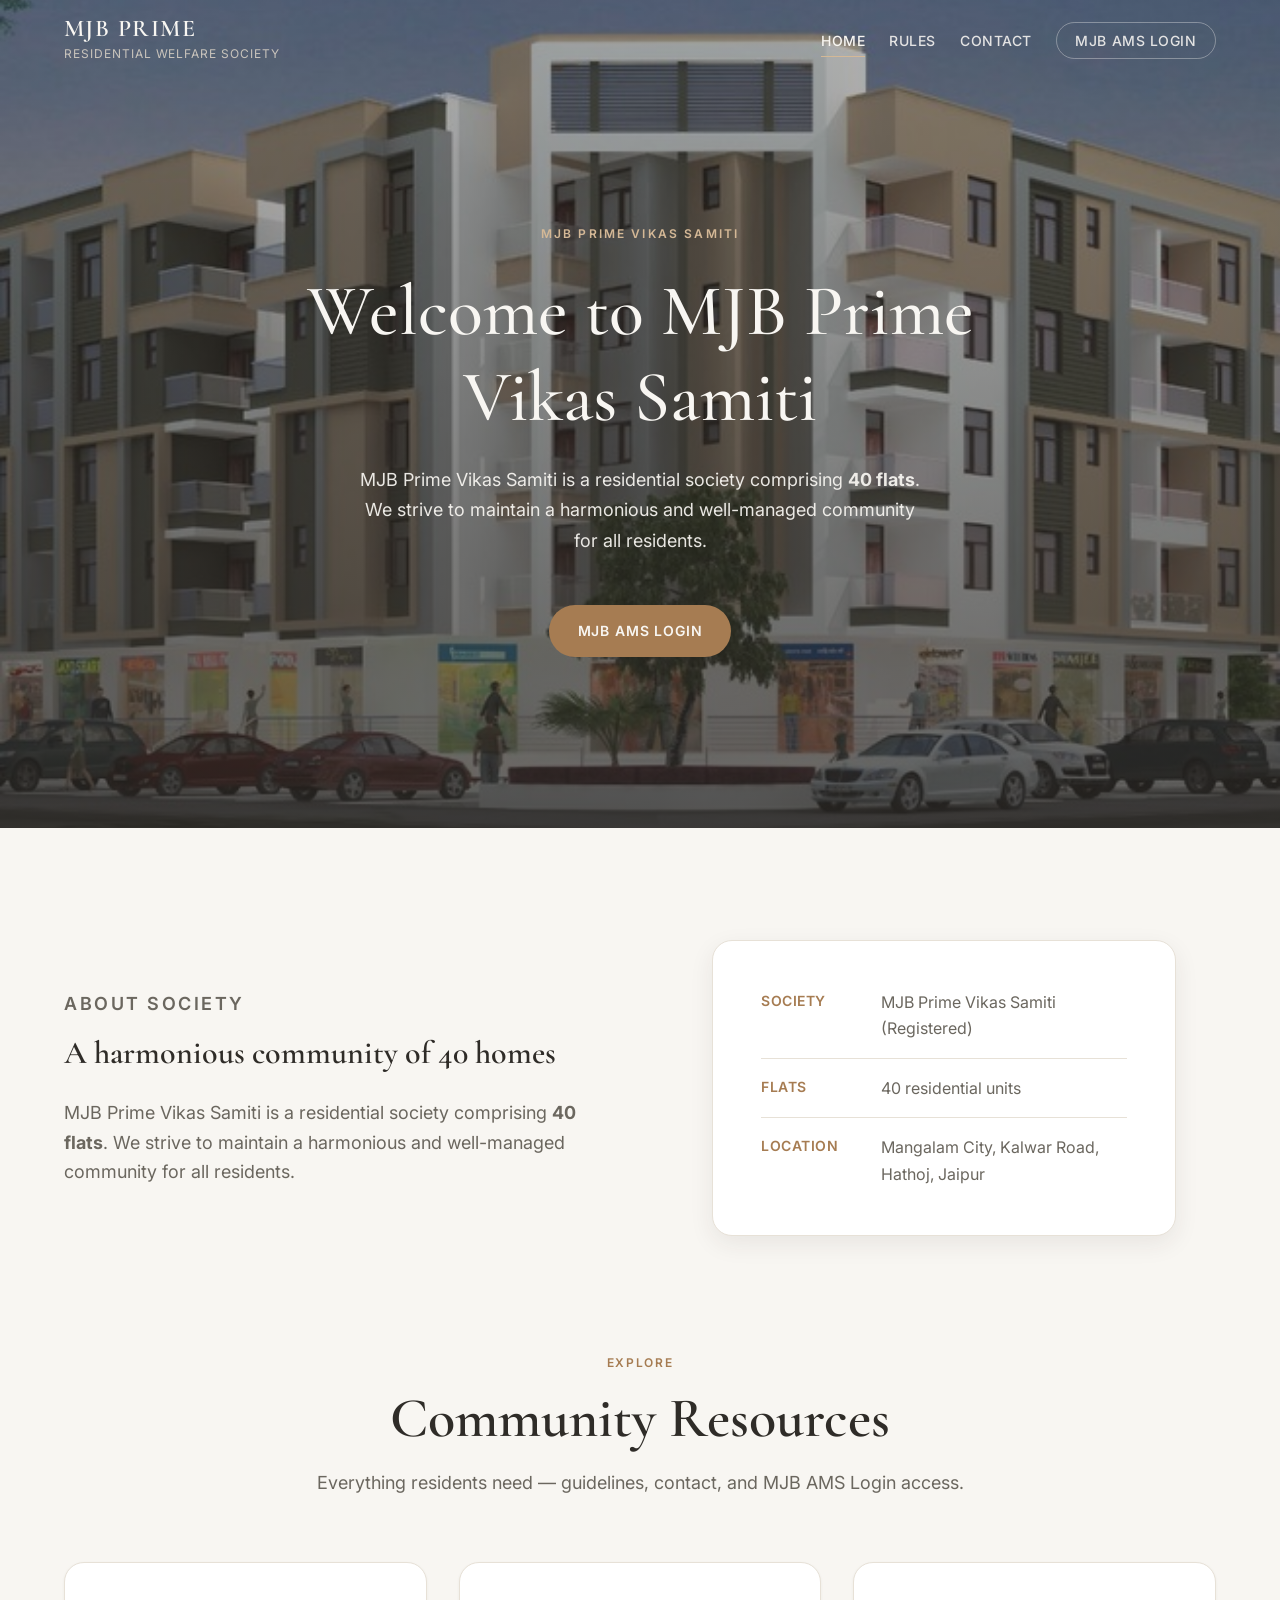
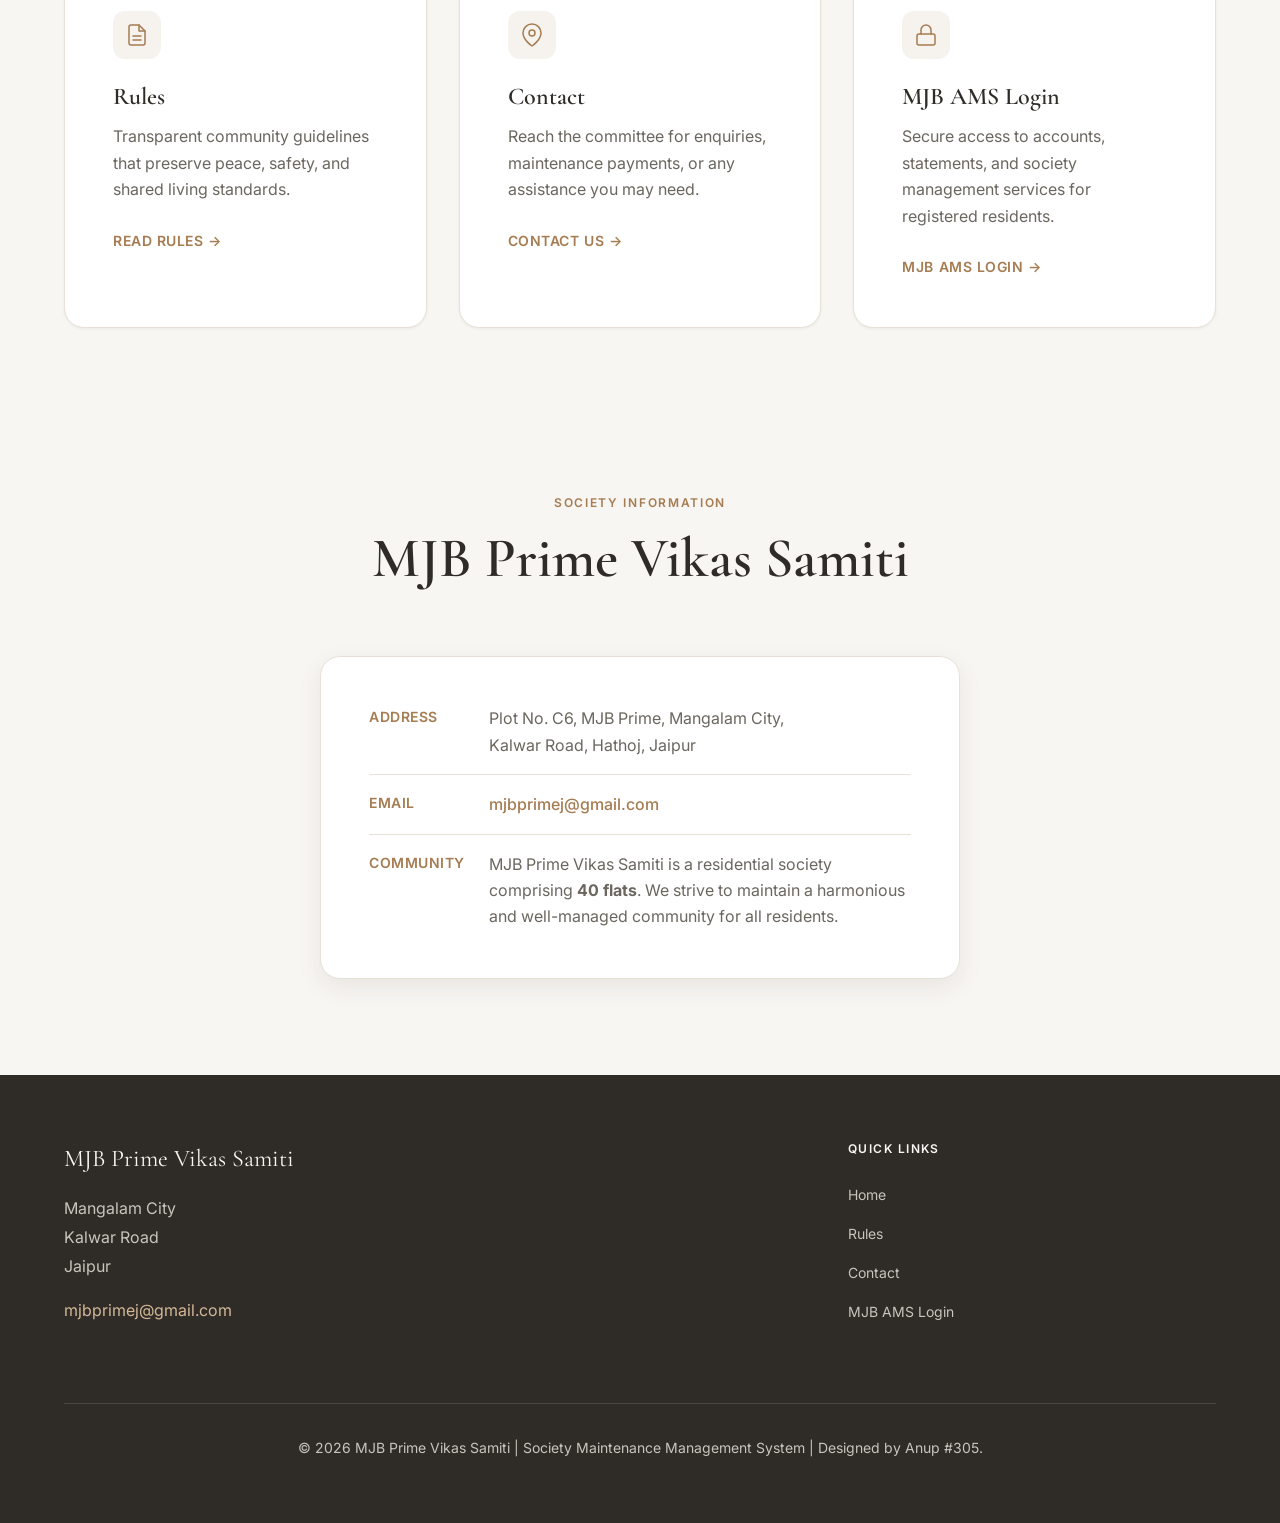
<file: index.html>
<!DOCTYPE html>
<html lang="en">
<head>
  <meta charset="UTF-8">
  <meta name="viewport" content="width=device-width, initial-scale=1.0">
  <title>MJB Prime - Society Maintenance Management System</title>
  <meta name="description" content="MJB Prime is a complete society maintenance management system for apartment communities. Manage maintenance bills, water readings, payments, accounts, invoices and reports online.">
  <meta name="author" content="MJB Prime Vikas Samiti">
  <link rel="canonical" href="https://mjbprime.in/">

  <!-- Open Graph -->
  <meta property="og:type" content="website">
  <meta property="og:title" content="MJB Prime - Society Maintenance Management System">
  <meta property="og:description" content="MJB Prime is a complete society maintenance management system for apartment communities. Manage maintenance bills, water readings, payments, accounts, invoices and reports online.">
  <meta property="og:url" content="https://mjbprime.in/">
  <meta property="og:image" content="https://mjbprime.in/images/mjb.gif">
  <meta property="og:locale" content="hi_IN">

  <link rel="icon" href="favicon.ico" sizes="any">
  <link rel="icon" href="images/favicon.svg" type="image/svg+xml">
  <link rel="apple-touch-icon" href="apple-touch-icon.png">

  <script type="application/ld+json">
  {
    "@context": "https://schema.org",
    "@type": "SoftwareApplication",
    "name": "MJB Prime",
    "url": "https://mjbprime.in",
    "applicationCategory": "BusinessApplication",
    "operatingSystem": "Web"
  }
  </script>
  <link rel="preconnect" href="https://fonts.googleapis.com">
  <link rel="preconnect" href="https://fonts.gstatic.com" crossorigin>
  <link href="https://fonts.googleapis.com/css2?family=Cormorant+Garamond:wght@500;600;700&family=Inter:wght@400;500;600&display=swap" rel="stylesheet">
  <link rel="stylesheet" href="css/styles.css">
</head>
<body>

  <a class="skip-link" href="#main-content">Skip to main content</a>

  <header class="site-header" role="banner">
    <div class="site-header__inner">
      <a class="site-header__brand" href="index.html" aria-label="MJB Prime — Home">
        <span class="site-header__title">MJB PRIME</span>
        <span class="site-header__tagline">Residential Welfare Society</span>
      </a>

      <nav class="site-nav" aria-label="Primary navigation">
        <button class="site-nav__toggle" type="button" aria-expanded="false" aria-controls="primary-nav" aria-label="Toggle navigation menu">
          <span class="site-nav__toggle-bar" aria-hidden="true"></span>
          <span class="site-nav__toggle-bar" aria-hidden="true"></span>
          <span class="site-nav__toggle-bar" aria-hidden="true"></span>
        </button>
        <ul class="site-nav__list" id="primary-nav">
          <li><a class="site-nav__link" href="index.html" data-nav>Home</a></li>
          <li><a class="site-nav__link" href="rules.html" data-nav>Rules</a></li>
          <li><a class="site-nav__link" href="contact.html" data-nav>Contact</a></li>
          <li><a class="site-nav__link site-nav__link--portal js-portal-link" id="portalLink" href="#" target="_blank" rel="noopener noreferrer">MJB AMS Login</a></li>
        </ul>
      </nav>
    </div>
  </header>

  <main id="main-content">

    <section class="hero" aria-labelledby="hero-title">
      <div class="hero__media" aria-hidden="true">
        <img class="hero__image" src="images/mjb.gif" alt="" width="1200" height="675" fetchpriority="high">
        <div class="hero__overlay"></div>
      </div>
      <div class="hero__content fade-in is-visible">
        <p class="hero__eyebrow">MJB Prime Vikas Samiti</p>
        <h1 class="hero__title" id="hero-title">Welcome to MJB Prime Vikas Samiti</h1>
        <p class="hero__text">
          MJB Prime Vikas Samiti is a residential society comprising
          <strong>40 flats</strong>. We strive to maintain a harmonious
          and well-managed community for all residents.
        </p>
        <a class="btn btn--primary js-portal-link" href="#" target="_blank" rel="noopener noreferrer">MJB AMS Login</a>
      </div>
    </section>

    <section class="section" aria-labelledby="about-title">
      <div class="container">
        <div class="about-block fade-in">
          <div class="about-block__content">
            <p class="section__eyebrow">About Society</p>
            <h2 class="about-block__highlight" id="about-title">A harmonious community of 40 homes</h2>
            <p>
              MJB Prime Vikas Samiti is a residential society comprising
              <strong>40 flats</strong>. We strive to maintain a harmonious
              and well-managed community for all residents.
            </p>
          </div>
          <figure class="info-panel fade-in fade-in--delay-1">
            <figcaption class="visually-hidden">Society quick facts</figcaption>
            <ul class="info-panel__list">
              <li class="info-panel__item">
                <span class="info-panel__label">Society</span>
                <span class="info-panel__value">MJB Prime Vikas Samiti (Registered)</span>
              </li>
              <li class="info-panel__item">
                <span class="info-panel__label">Flats</span>
                <span class="info-panel__value">40 residential units</span>
              </li>
              <li class="info-panel__item">
                <span class="info-panel__label">Location</span>
                <span class="info-panel__value">Mangalam City, Kalwar Road, Hathoj, Jaipur</span>
              </li>
            </ul>
          </figure>
        </div>
      </div>
    </section>

    <section class="section section--compact section--connected" aria-labelledby="features-title">
      <div class="container">
        <header class="section__header fade-in">
          <p class="section__eyebrow">Explore</p>
          <h2 class="section__title" id="features-title">Community Resources</h2>
          <p class="section__subtitle">Everything residents need — guidelines, contact, and MJB AMS Login access.</p>
        </header>

        <div class="card-grid">
          <article class="card fade-in">
            <div class="card__icon" aria-hidden="true">
              <svg xmlns="http://www.w3.org/2000/svg" viewBox="0 0 24 24" fill="none" stroke="currentColor" stroke-width="1.5" stroke-linecap="round" stroke-linejoin="round">
                <path d="M14 2H6a2 2 0 0 0-2 2v16a2 2 0 0 0 2 2h12a2 2 0 0 0 2-2V8z"/>
                <polyline points="14 2 14 8 20 8"/>
                <line x1="16" y1="13" x2="8" y2="13"/>
                <line x1="16" y1="17" x2="8" y2="17"/>
              </svg>
            </div>
            <h3 class="card__title">Rules</h3>
            <p class="card__text">Transparent community guidelines that preserve peace, safety, and shared living standards.</p>
            <a class="card__link" href="rules.html">Read Rules &rarr;</a>
          </article>

          <article class="card fade-in fade-in--delay-1">
            <div class="card__icon" aria-hidden="true">
              <svg xmlns="http://www.w3.org/2000/svg" viewBox="0 0 24 24" fill="none" stroke="currentColor" stroke-width="1.5" stroke-linecap="round" stroke-linejoin="round">
                <path d="M21 10c0 7-9 13-9 13s-9-6-9-13a9 9 0 0 1 18 0z"/>
                <circle cx="12" cy="10" r="3"/>
              </svg>
            </div>
            <h3 class="card__title">Contact</h3>
            <p class="card__text">Reach the committee for enquiries, maintenance payments, or any assistance you may need.</p>
            <a class="card__link" href="contact.html">Contact Us &rarr;</a>
          </article>

          <article class="card fade-in fade-in--delay-2">
            <div class="card__icon" aria-hidden="true">
              <svg xmlns="http://www.w3.org/2000/svg" viewBox="0 0 24 24" fill="none" stroke="currentColor" stroke-width="1.5" stroke-linecap="round" stroke-linejoin="round">
                <rect x="3" y="11" width="18" height="11" rx="2" ry="2"/>
                <path d="M7 11V7a5 5 0 0 1 10 0v4"/>
              </svg>
            </div>
            <h3 class="card__title">MJB AMS Login</h3>
            <p class="card__text">Secure access to accounts, statements, and society management services for registered residents.</p>
            <a class="card__link js-portal-link" href="#" target="_blank" rel="noopener noreferrer">MJB AMS Login &rarr;</a>
          </article>
        </div>
      </div>
    </section>

    <section class="section" aria-labelledby="society-info-title">
      <div class="container">
        <header class="section__header fade-in">
          <p class="section__eyebrow">Society Information</p>
          <h2 class="section__title" id="society-info-title">MJB Prime Vikas Samiti</h2>
        </header>

        <div class="info-panel info-panel--centered fade-in">
          <ul class="info-panel__list">
            <li class="info-panel__item">
              <span class="info-panel__label">Address</span>
              <span class="info-panel__value">
                Plot No. C6, MJB Prime, Mangalam City,<br>
                Kalwar Road, Hathoj, Jaipur
              </span>
            </li>
            <li class="info-panel__item">
              <span class="info-panel__label">Email</span>
              <span class="info-panel__value">
                <a href="mailto:mjbprimej@gmail.com">mjbprimej@gmail.com</a>
              </span>
            </li>
            <li class="info-panel__item">
              <span class="info-panel__label">Community</span>
              <span class="info-panel__value">
                MJB Prime Vikas Samiti is a residential society comprising
                <strong>40 flats</strong>. We strive to maintain a harmonious
                and well-managed community for all residents.
              </span>
            </li>
          </ul>
        </div>
      </div>
    </section>

  </main>

  <footer class="site-footer" role="contentinfo">
    <div class="container site-footer__inner">
      <div>
        <p class="site-footer__brand">MJB Prime Vikas Samiti</p>
        <p class="site-footer__address">
          Mangalam City<br>
          Kalwar Road<br>
          Jaipur
        </p>
        <p class="site-footer__email">
          <a href="mailto:mjbprimej@gmail.com">mjbprimej@gmail.com</a>
        </p>
      </div>
      <nav aria-label="Footer navigation">
        <p class="site-footer__nav-title">Quick Links</p>
        <ul class="site-footer__nav-list">
          <li><a class="site-footer__nav-link" href="index.html">Home</a></li>
          <li><a class="site-footer__nav-link" href="rules.html">Rules</a></li>
          <li><a class="site-footer__nav-link" href="contact.html">Contact</a></li>
          <li><a class="site-footer__nav-link js-portal-link" href="#" target="_blank" rel="noopener noreferrer">MJB AMS Login</a></li>
        </ul>
      </nav>
      <p class="site-footer__bottom">&copy; 2026 MJB Prime Vikas Samiti | Society Maintenance Management System | Designed by Anup #305.</p>
    </div>
  </footer>

  <script src="js/script.js"></script>
</body>
</html>
</file>
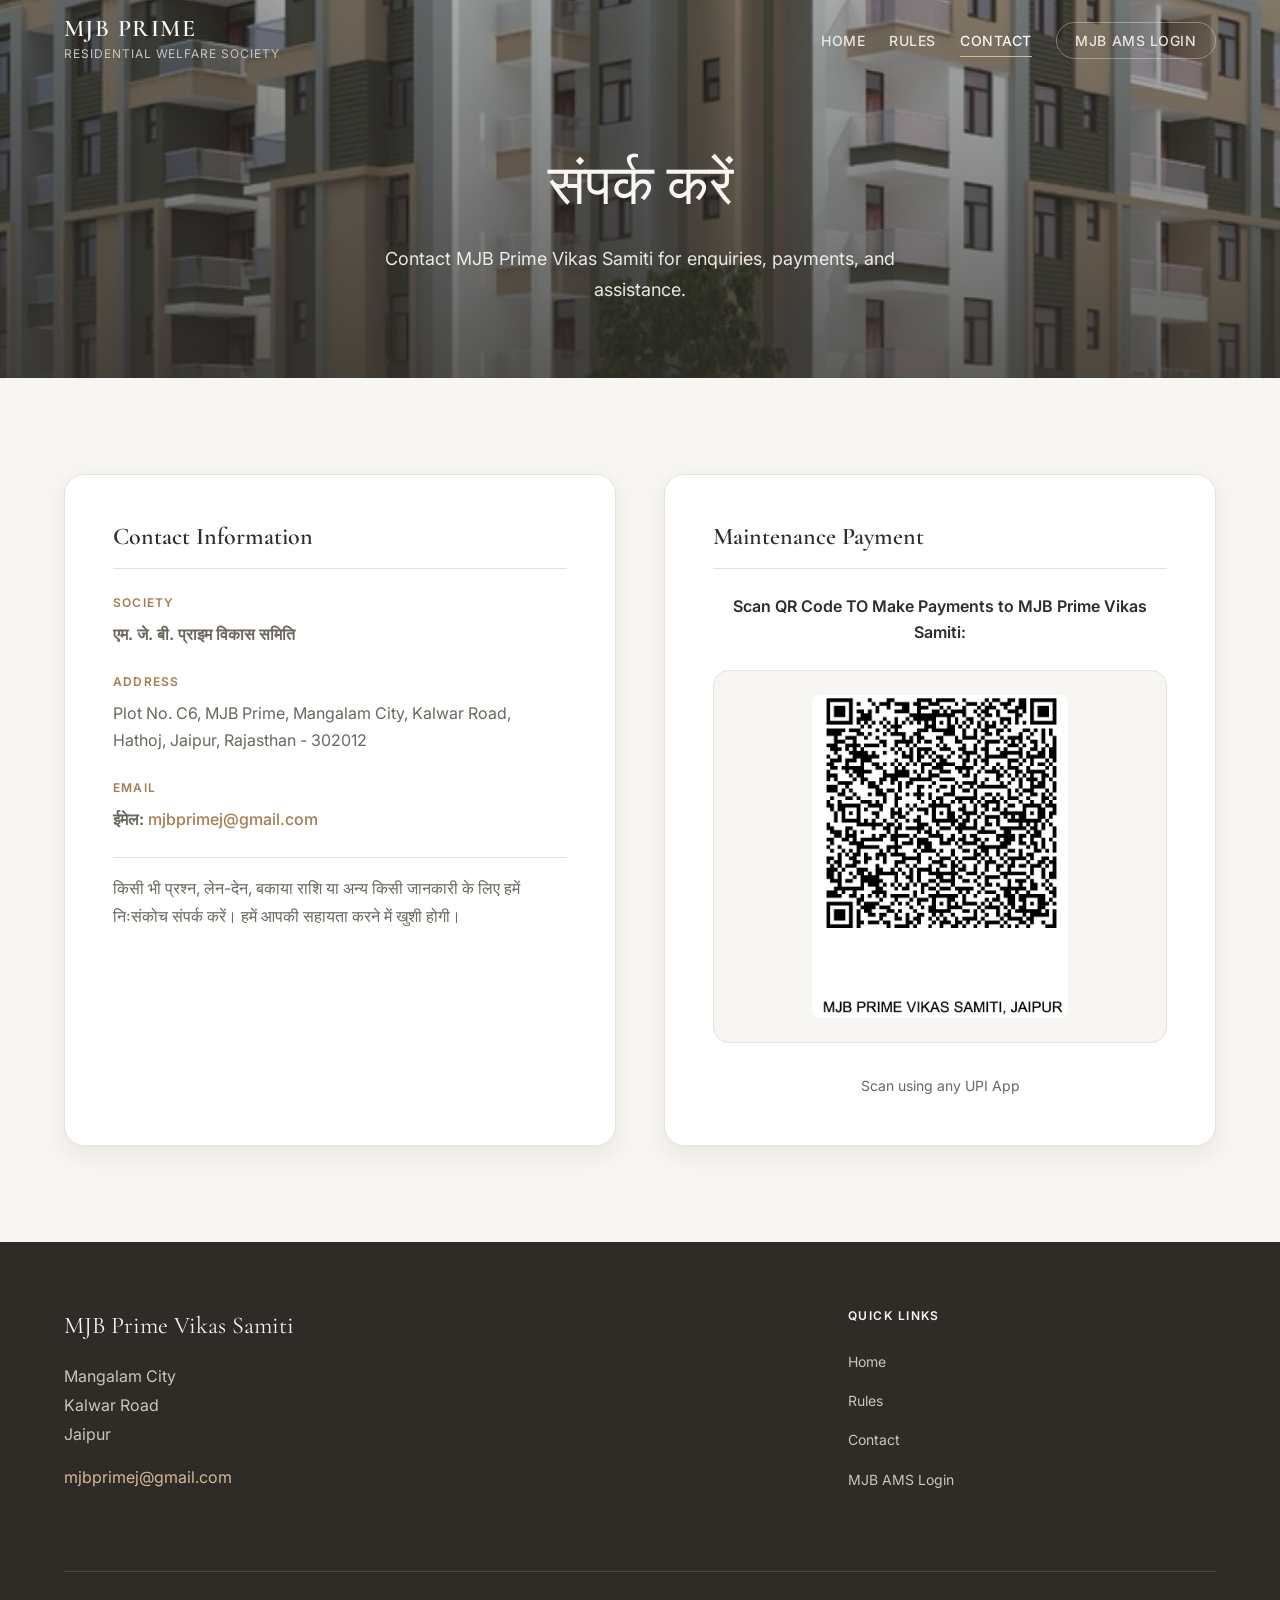
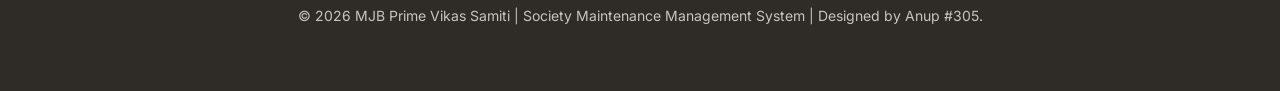
<file: contact.html>
<!DOCTYPE html>
<html lang="hi">
<head>
  <meta charset="UTF-8">
  <meta name="viewport" content="width=device-width, initial-scale=1.0">
  <title>Contact Us | MJB Prime - Society Maintenance Management System</title>
  <meta name="description" content="MJB Prime is a complete society maintenance management system for apartment communities. Manage maintenance bills, water readings, payments, accounts, invoices and reports online. Contact MJB Prime Vikas Samiti at Mangalam City, Jaipur.">
  <meta name="author" content="MJB Prime Vikas Samiti">
  <link rel="canonical" href="https://mjbprime.in/contact.html">

  <!-- Open Graph -->
  <meta property="og:type" content="website">
  <meta property="og:title" content="Contact Us | MJB Prime - Society Maintenance Management System">
  <meta property="og:description" content="MJB Prime is a complete society maintenance management system for apartment communities. Manage maintenance bills, water readings, payments, accounts, invoices and reports online.">
  <meta property="og:url" content="https://mjbprime.in/contact.html">
  <meta property="og:image" content="https://mjbprime.in/images/mjbqr.jpeg">
  <meta property="og:locale" content="hi_IN">

  <link rel="icon" href="favicon.ico" sizes="any">
  <link rel="icon" href="images/favicon.svg" type="image/svg+xml">
  <link rel="apple-touch-icon" href="apple-touch-icon.png">

  <script type="application/ld+json">
  {
    "@context": "https://schema.org",
    "@type": "SoftwareApplication",
    "name": "MJB Prime",
    "url": "https://mjbprime.in",
    "applicationCategory": "BusinessApplication",
    "operatingSystem": "Web"
  }
  </script>
  <link rel="preconnect" href="https://fonts.googleapis.com">
  <link rel="preconnect" href="https://fonts.gstatic.com" crossorigin>
  <link href="https://fonts.googleapis.com/css2?family=Cormorant+Garamond:wght@500;600;700&family=Inter:wght@400;500;600&display=swap" rel="stylesheet">
  <link rel="stylesheet" href="css/styles.css">
</head>
<body>

  <a class="skip-link" href="#main-content">Skip to main content</a>

  <header class="site-header" role="banner">
    <div class="site-header__inner">
      <a class="site-header__brand" href="index.html" aria-label="MJB Prime — Home">
        <span class="site-header__title">MJB PRIME</span>
        <span class="site-header__tagline">Residential Welfare Society</span>
      </a>

      <nav class="site-nav" aria-label="Primary navigation">
        <button class="site-nav__toggle" type="button" aria-expanded="false" aria-controls="primary-nav" aria-label="Toggle navigation menu">
          <span class="site-nav__toggle-bar" aria-hidden="true"></span>
          <span class="site-nav__toggle-bar" aria-hidden="true"></span>
          <span class="site-nav__toggle-bar" aria-hidden="true"></span>
        </button>
        <ul class="site-nav__list" id="primary-nav">
          <li><a class="site-nav__link" href="index.html" data-nav>Home</a></li>
          <li><a class="site-nav__link" href="rules.html" data-nav>Rules</a></li>
          <li><a class="site-nav__link" href="contact.html" data-nav>Contact</a></li>
          <li><a class="site-nav__link site-nav__link--portal js-portal-link" id="portalLink" href="#" target="_blank" rel="noopener noreferrer">MJB AMS Login</a></li>
        </ul>
      </nav>
    </div>
  </header>

  <main id="main-content">

    <section class="hero hero--page" aria-labelledby="page-title">
      <div class="hero__media" aria-hidden="true">
        <img class="hero__image" src="images/mjb.gif" alt="" width="1200" height="675">
        <div class="hero__overlay"></div>
      </div>
      <div class="hero__content fade-in is-visible">
        <h1 class="hero__title" id="page-title">संपर्क करें</h1>
        <p class="hero__text">Contact MJB Prime Vikas Samiti for enquiries, payments, and assistance.</p>
      </div>
    </section>

    <section class="section" aria-labelledby="contact-heading">
      <div class="container">
        <div class="contact-grid">

          <article class="contact-card fade-in" aria-labelledby="contact-info-title">
            <h2 class="contact-card__title" id="contact-info-title">Contact Information</h2>

            <div class="contact-card__detail">
              <span class="contact-card__detail-label">Society</span>
              <p class="contact-card__detail-value"><strong>एम. जे. बी. प्राइम विकास समिति</strong></p>
            </div>

            <div class="contact-card__detail">
              <span class="contact-card__detail-label">Address</span>
              <address class="contact-card__detail-value contact-card__address">
                Plot No. C6, MJB Prime, Mangalam City, Kalwar Road, Hathoj, Jaipur, Rajasthan - 302012
              </address>
            </div>

            <div class="contact-card__detail">
              <span class="contact-card__detail-label">Email</span>
              <p class="contact-card__detail-value">
                <strong>ईमेल:</strong>
                <a href="mailto:mjbprimej@gmail.com">mjbprimej@gmail.com</a>
              </p>
            </div>

            <p class="contact-card__message" id="contact-heading">
              किसी भी प्रश्न, लेन-देन, बकाया राशि या अन्य किसी जानकारी के लिए हमें निःसंकोच संपर्क करें। हमें आपकी सहायता करने में खुशी होगी।
            </p>
          </article>

          <article class="contact-card fade-in fade-in--delay-1" aria-labelledby="payment-title">
            <h2 class="contact-card__title" id="payment-title">Maintenance Payment</h2>

            <div class="qr-panel">
              <p class="qr-panel__heading">Scan QR Code TO Make Payments to MJB Prime Vikas Samiti:</p>
              <div class="qr-panel__frame">
                <img
                  class="qr-panel__image"
                  src="images/mjbqr.jpeg"
                  alt="UPI QR code for MJB Prime Vikas Samiti maintenance payments"
                  width="400"
                  height="400"
                  loading="lazy"
                >
              </div>
              <p class="qr-panel__caption">Scan using any UPI App</p>
            </div>
          </article>

        </div>
      </div>
    </section>

  </main>

  <footer class="site-footer" role="contentinfo">
    <div class="container site-footer__inner">
      <div>
        <p class="site-footer__brand">MJB Prime Vikas Samiti</p>
        <p class="site-footer__address">
          Mangalam City<br>
          Kalwar Road<br>
          Jaipur
        </p>
        <p class="site-footer__email">
          <a href="mailto:mjbprimej@gmail.com">mjbprimej@gmail.com</a>
        </p>
      </div>
      <nav aria-label="Footer navigation">
        <p class="site-footer__nav-title">Quick Links</p>
        <ul class="site-footer__nav-list">
          <li><a class="site-footer__nav-link" href="index.html">Home</a></li>
          <li><a class="site-footer__nav-link" href="rules.html">Rules</a></li>
          <li><a class="site-footer__nav-link" href="contact.html">Contact</a></li>
          <li><a class="site-footer__nav-link js-portal-link" href="#" target="_blank" rel="noopener noreferrer">MJB AMS Login</a></li>
        </ul>
      </nav>
      <p class="site-footer__bottom">&copy; 2026 MJB Prime Vikas Samiti | Society Maintenance Management System | Designed by Anup #305.</p>
    </div>
  </footer>

  <script src="js/script.js"></script>
</body>
</html>
</file>
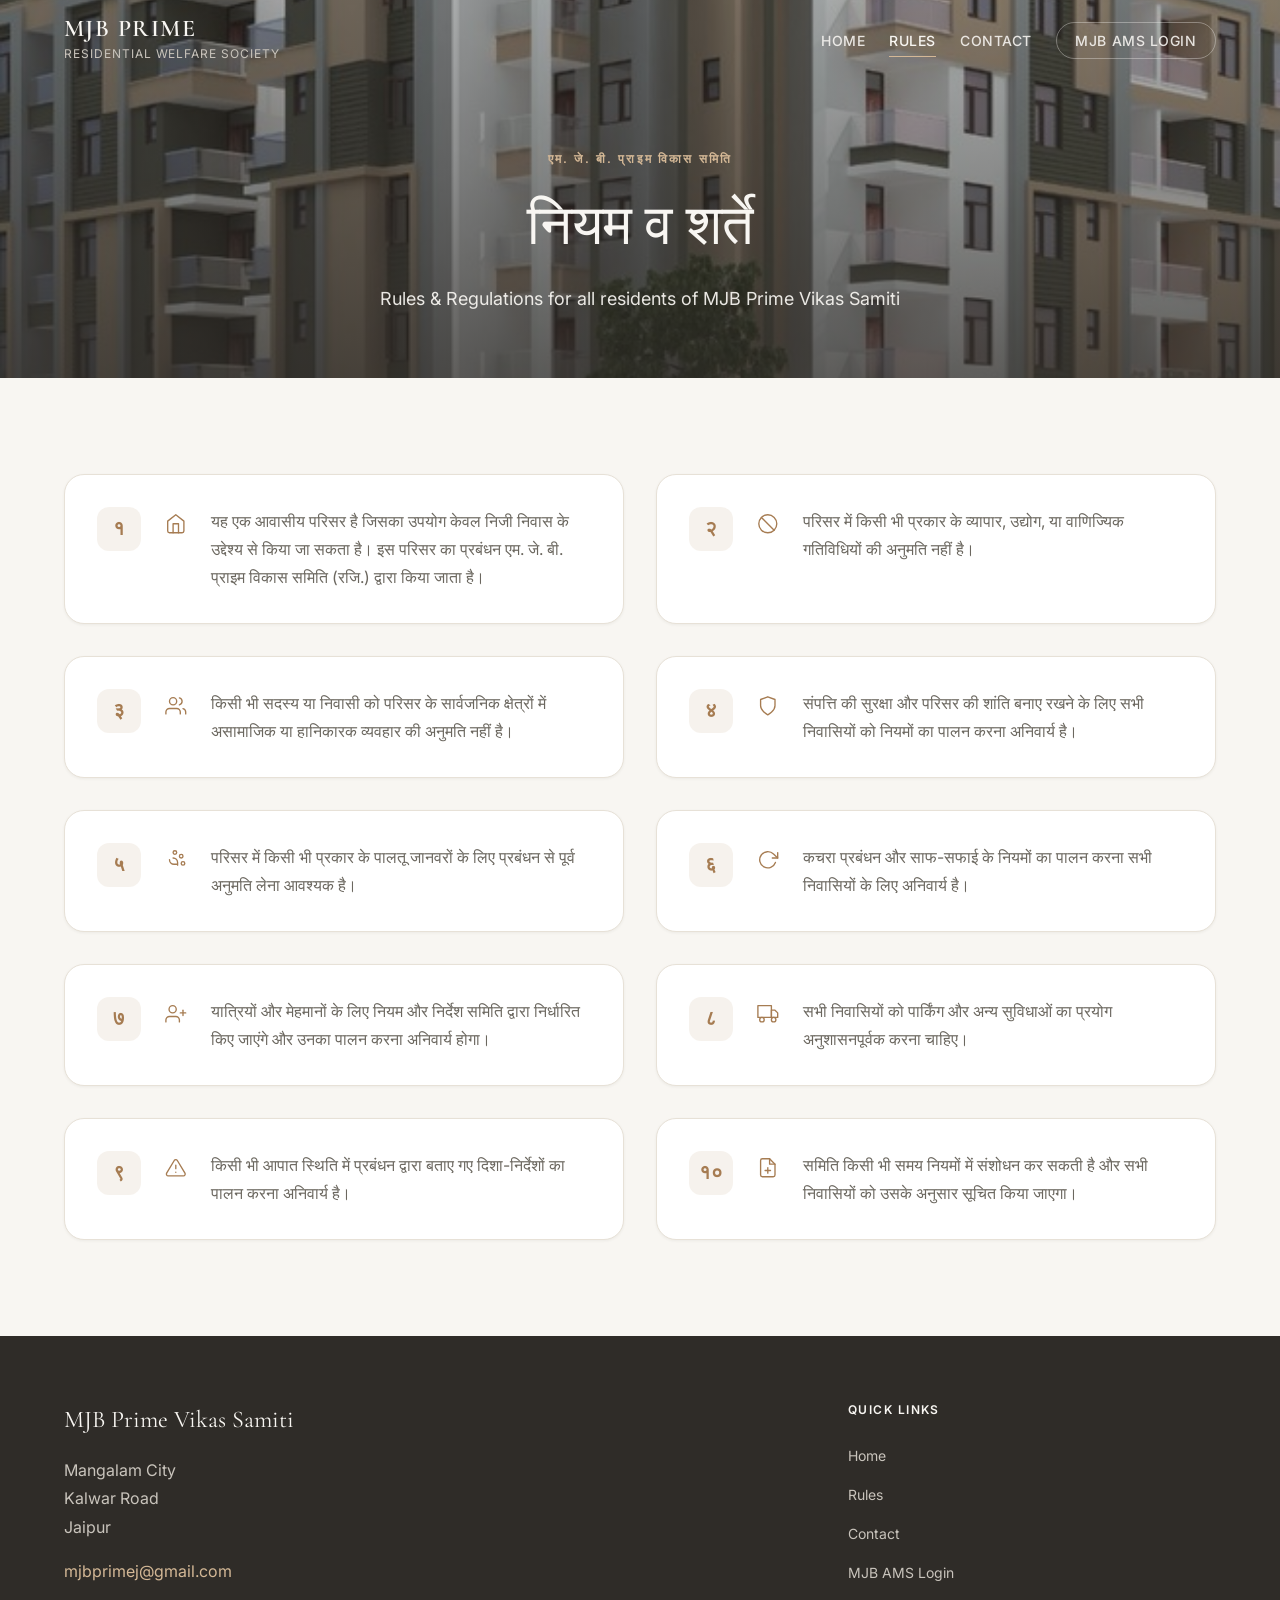
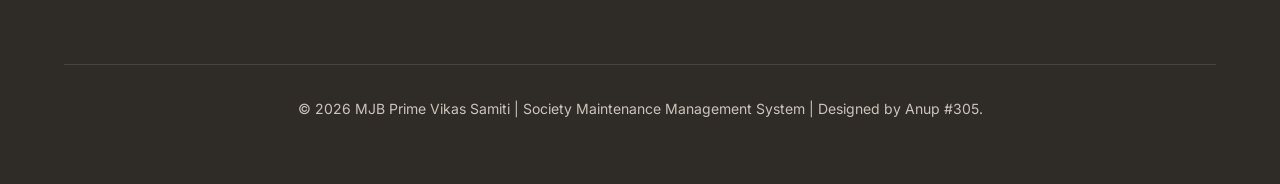
<file: rules.html>
<!DOCTYPE html>
<html lang="hi">
<head>
  <meta charset="UTF-8">
  <meta name="viewport" content="width=device-width, initial-scale=1.0">
  <title>Rules &amp; Regulations | MJB Prime - Society Maintenance Management System</title>
  <meta name="description" content="MJB Prime is a complete society maintenance management system for apartment communities. Manage maintenance bills, water readings, payments, accounts, invoices and reports online. View society rules and regulations.">
  <meta name="author" content="MJB Prime Vikas Samiti">
  <link rel="canonical" href="https://mjbprime.in/rules.html">

  <!-- Open Graph -->
  <meta property="og:type" content="website">
  <meta property="og:title" content="Rules &amp; Regulations | MJB Prime - Society Maintenance Management System">
  <meta property="og:description" content="MJB Prime is a complete society maintenance management system for apartment communities. Manage maintenance bills, water readings, payments, accounts, invoices and reports online.">
  <meta property="og:url" content="https://mjbprime.in/rules.html">
  <meta property="og:image" content="https://mjbprime.in/images/mjb.gif">
  <meta property="og:locale" content="hi_IN">

  <link rel="icon" href="favicon.ico" sizes="any">
  <link rel="icon" href="images/favicon.svg" type="image/svg+xml">
  <link rel="apple-touch-icon" href="apple-touch-icon.png">

  <script type="application/ld+json">
  {
    "@context": "https://schema.org",
    "@type": "SoftwareApplication",
    "name": "MJB Prime",
    "url": "https://mjbprime.in",
    "applicationCategory": "BusinessApplication",
    "operatingSystem": "Web"
  }
  </script>
  <link rel="preconnect" href="https://fonts.googleapis.com">
  <link rel="preconnect" href="https://fonts.gstatic.com" crossorigin>
  <link href="https://fonts.googleapis.com/css2?family=Cormorant+Garamond:wght@500;600;700&family=Inter:wght@400;500;600&display=swap" rel="stylesheet">
  <link rel="stylesheet" href="css/styles.css">
</head>
<body>

  <a class="skip-link" href="#main-content">Skip to main content</a>

  <header class="site-header" role="banner">
    <div class="site-header__inner">
      <a class="site-header__brand" href="index.html" aria-label="MJB Prime — Home">
        <span class="site-header__title">MJB PRIME</span>
        <span class="site-header__tagline">Residential Welfare Society</span>
      </a>

      <nav class="site-nav" aria-label="Primary navigation">
        <button class="site-nav__toggle" type="button" aria-expanded="false" aria-controls="primary-nav" aria-label="Toggle navigation menu">
          <span class="site-nav__toggle-bar" aria-hidden="true"></span>
          <span class="site-nav__toggle-bar" aria-hidden="true"></span>
          <span class="site-nav__toggle-bar" aria-hidden="true"></span>
        </button>
        <ul class="site-nav__list" id="primary-nav">
          <li><a class="site-nav__link" href="index.html" data-nav>Home</a></li>
          <li><a class="site-nav__link" href="rules.html" data-nav>Rules</a></li>
          <li><a class="site-nav__link" href="contact.html" data-nav>Contact</a></li>
          <li><a class="site-nav__link site-nav__link--portal js-portal-link" id="portalLink" href="#" target="_blank" rel="noopener noreferrer">MJB AMS Login</a></li>
        </ul>
      </nav>
    </div>
  </header>

  <main id="main-content">

    <section class="hero hero--page" aria-labelledby="page-title">
      <div class="hero__media" aria-hidden="true">
        <img class="hero__image" src="images/mjb.gif" alt="" width="1200" height="675">
        <div class="hero__overlay"></div>
      </div>
      <div class="hero__content fade-in is-visible">
        <p class="hero__eyebrow">एम. जे. बी. प्राइम विकास समिति</p>
        <h1 class="hero__title" id="page-title">नियम व शर्ते</h1>
        <p class="hero__text">Rules &amp; Regulations for all residents of MJB Prime Vikas Samiti</p>
      </div>
    </section>

    <section class="section" aria-label="Rules list">
      <div class="container">

        <div class="rules-grid">

          <article class="rule-card fade-in" aria-labelledby="rule-1">
            <span class="rule-card__number" aria-hidden="true">१</span>
            <span class="rule-card__icon" aria-hidden="true">
              <svg xmlns="http://www.w3.org/2000/svg" viewBox="0 0 24 24" fill="none" stroke="currentColor" stroke-width="1.5" stroke-linecap="round" stroke-linejoin="round">
                <path d="M3 9l9-7 9 7v11a2 2 0 0 1-2 2H5a2 2 0 0 1-2-2z"/>
                <polyline points="9 22 9 12 15 12 15 22"/>
              </svg>
            </span>
            <div class="rule-card__body">
              <p class="rule-card__text" id="rule-1">यह एक आवासीय परिसर है जिसका उपयोग केवल निजी निवास के उद्देश्य से किया जा सकता है। इस परिसर का प्रबंधन एम. जे. बी. प्राइम विकास समिति (रजि.) द्वारा किया जाता है।</p>
            </div>
          </article>

          <article class="rule-card fade-in fade-in--delay-1" aria-labelledby="rule-2">
            <span class="rule-card__number" aria-hidden="true">२</span>
            <span class="rule-card__icon" aria-hidden="true">
              <svg xmlns="http://www.w3.org/2000/svg" viewBox="0 0 24 24" fill="none" stroke="currentColor" stroke-width="1.5" stroke-linecap="round" stroke-linejoin="round">
                <circle cx="12" cy="12" r="10"/>
                <line x1="4.93" y1="4.93" x2="19.07" y2="19.07"/>
              </svg>
            </span>
            <div class="rule-card__body">
              <p class="rule-card__text" id="rule-2">परिसर में किसी भी प्रकार के व्यापार, उद्योग, या वाणिज्यिक गतिविधियों की अनुमति नहीं है।</p>
            </div>
          </article>

          <article class="rule-card fade-in" aria-labelledby="rule-3">
            <span class="rule-card__number" aria-hidden="true">३</span>
            <span class="rule-card__icon" aria-hidden="true">
              <svg xmlns="http://www.w3.org/2000/svg" viewBox="0 0 24 24" fill="none" stroke="currentColor" stroke-width="1.5" stroke-linecap="round" stroke-linejoin="round">
                <path d="M17 21v-2a4 4 0 0 0-4-4H5a4 4 0 0 0-4 4v2"/>
                <circle cx="9" cy="7" r="4"/>
                <path d="M23 21v-2a4 4 0 0 0-3-3.87"/>
                <path d="M16 3.13a4 4 0 0 1 0 7.75"/>
              </svg>
            </span>
            <div class="rule-card__body">
              <p class="rule-card__text" id="rule-3">किसी भी सदस्य या निवासी को परिसर के सार्वजनिक क्षेत्रों में असामाजिक या हानिकारक व्यवहार की अनुमति नहीं है।</p>
            </div>
          </article>

          <article class="rule-card fade-in fade-in--delay-1" aria-labelledby="rule-4">
            <span class="rule-card__number" aria-hidden="true">४</span>
            <span class="rule-card__icon" aria-hidden="true">
              <svg xmlns="http://www.w3.org/2000/svg" viewBox="0 0 24 24" fill="none" stroke="currentColor" stroke-width="1.5" stroke-linecap="round" stroke-linejoin="round">
                <path d="M12 22s8-4 8-10V5l-8-3-8 3v7c0 6 8 10 8 10z"/>
              </svg>
            </span>
            <div class="rule-card__body">
              <p class="rule-card__text" id="rule-4">संपत्ति की सुरक्षा और परिसर की शांति बनाए रखने के लिए सभी निवासियों को नियमों का पालन करना अनिवार्य है।</p>
            </div>
          </article>

          <article class="rule-card fade-in" aria-labelledby="rule-5">
            <span class="rule-card__number" aria-hidden="true">५</span>
            <span class="rule-card__icon" aria-hidden="true">
              <svg xmlns="http://www.w3.org/2000/svg" viewBox="0 0 24 24" fill="none" stroke="currentColor" stroke-width="1.5" stroke-linecap="round" stroke-linejoin="round">
                <circle cx="11" cy="4" r="2"/>
                <circle cx="18" cy="8" r="2"/>
                <circle cx="20" cy="16" r="2"/>
                <path d="M9 10a5 5 0 0 1 5 5v3"/>
                <path d="M5 12a5 5 0 0 0 5 5h3"/>
              </svg>
            </span>
            <div class="rule-card__body">
              <p class="rule-card__text" id="rule-5">परिसर में किसी भी प्रकार के पालतू जानवरों के लिए प्रबंधन से पूर्व अनुमति लेना आवश्यक है।</p>
            </div>
          </article>

          <article class="rule-card fade-in fade-in--delay-1" aria-labelledby="rule-6">
            <span class="rule-card__number" aria-hidden="true">६</span>
            <span class="rule-card__icon" aria-hidden="true">
              <svg xmlns="http://www.w3.org/2000/svg" viewBox="0 0 24 24" fill="none" stroke="currentColor" stroke-width="1.5" stroke-linecap="round" stroke-linejoin="round">
                <polyline points="23 4 23 10 17 10"/>
                <path d="M20.49 15a9 9 0 1 1-2.12-9.36L23 10"/>
              </svg>
            </span>
            <div class="rule-card__body">
              <p class="rule-card__text" id="rule-6">कचरा प्रबंधन और साफ-सफाई के नियमों का पालन करना सभी निवासियों के लिए अनिवार्य है।</p>
            </div>
          </article>

          <article class="rule-card fade-in" aria-labelledby="rule-7">
            <span class="rule-card__number" aria-hidden="true">७</span>
            <span class="rule-card__icon" aria-hidden="true">
              <svg xmlns="http://www.w3.org/2000/svg" viewBox="0 0 24 24" fill="none" stroke="currentColor" stroke-width="1.5" stroke-linecap="round" stroke-linejoin="round">
                <path d="M16 21v-2a4 4 0 0 0-4-4H5a4 4 0 0 0-4 4v2"/>
                <circle cx="8.5" cy="7" r="4"/>
                <line x1="20" y1="8" x2="20" y2="14"/>
                <line x1="23" y1="11" x2="17" y2="11"/>
              </svg>
            </span>
            <div class="rule-card__body">
              <p class="rule-card__text" id="rule-7">यात्रियों और मेहमानों के लिए नियम और निर्देश समिति द्वारा निर्धारित किए जाएंगे और उनका पालन करना अनिवार्य होगा।</p>
            </div>
          </article>

          <article class="rule-card fade-in fade-in--delay-1" aria-labelledby="rule-8">
            <span class="rule-card__number" aria-hidden="true">८</span>
            <span class="rule-card__icon" aria-hidden="true">
              <svg xmlns="http://www.w3.org/2000/svg" viewBox="0 0 24 24" fill="none" stroke="currentColor" stroke-width="1.5" stroke-linecap="round" stroke-linejoin="round">
                <rect x="1" y="3" width="15" height="13"/>
                <polygon points="16 8 20 8 23 11 23 16 16 16 16 8"/>
                <circle cx="5.5" cy="18.5" r="2.5"/>
                <circle cx="18.5" cy="18.5" r="2.5"/>
              </svg>
            </span>
            <div class="rule-card__body">
              <p class="rule-card__text" id="rule-8">सभी निवासियों को पार्किंग और अन्य सुविधाओं का प्रयोग अनुशासनपूर्वक करना चाहिए।</p>
            </div>
          </article>

          <article class="rule-card fade-in" aria-labelledby="rule-9">
            <span class="rule-card__number" aria-hidden="true">९</span>
            <span class="rule-card__icon" aria-hidden="true">
              <svg xmlns="http://www.w3.org/2000/svg" viewBox="0 0 24 24" fill="none" stroke="currentColor" stroke-width="1.5" stroke-linecap="round" stroke-linejoin="round">
                <path d="M10.29 3.86L1.82 18a2 2 0 0 0 1.71 3h16.94a2 2 0 0 0 1.71-3L13.71 3.86a2 2 0 0 0-3.42 0z"/>
                <line x1="12" y1="9" x2="12" y2="13"/>
                <line x1="12" y1="17" x2="12.01" y2="17"/>
              </svg>
            </span>
            <div class="rule-card__body">
              <p class="rule-card__text" id="rule-9">किसी भी आपात स्थिति में प्रबंधन द्वारा बताए गए दिशा-निर्देशों का पालन करना अनिवार्य है।</p>
            </div>
          </article>

          <article class="rule-card fade-in fade-in--delay-1" aria-labelledby="rule-10">
            <span class="rule-card__number" aria-hidden="true">१०</span>
            <span class="rule-card__icon" aria-hidden="true">
              <svg xmlns="http://www.w3.org/2000/svg" viewBox="0 0 24 24" fill="none" stroke="currentColor" stroke-width="1.5" stroke-linecap="round" stroke-linejoin="round">
                <path d="M14 2H6a2 2 0 0 0-2 2v16a2 2 0 0 0 2 2h12a2 2 0 0 0 2-2V8z"/>
                <polyline points="14 2 14 8 20 8"/>
                <line x1="12" y1="18" x2="12" y2="12"/>
                <line x1="9" y1="15" x2="15" y2="15"/>
              </svg>
            </span>
            <div class="rule-card__body">
              <p class="rule-card__text" id="rule-10">समिति किसी भी समय नियमों में संशोधन कर सकती है और सभी निवासियों को उसके अनुसार सूचित किया जाएगा।</p>
            </div>
          </article>

        </div>
      </div>
    </section>

  </main>

  <footer class="site-footer" role="contentinfo">
    <div class="container site-footer__inner">
      <div>
        <p class="site-footer__brand">MJB Prime Vikas Samiti</p>
        <p class="site-footer__address">
          Mangalam City<br>
          Kalwar Road<br>
          Jaipur
        </p>
        <p class="site-footer__email">
          <a href="mailto:mjbprimej@gmail.com">mjbprimej@gmail.com</a>
        </p>
      </div>
      <nav aria-label="Footer navigation">
        <p class="site-footer__nav-title">Quick Links</p>
        <ul class="site-footer__nav-list">
          <li><a class="site-footer__nav-link" href="index.html">Home</a></li>
          <li><a class="site-footer__nav-link" href="rules.html">Rules</a></li>
          <li><a class="site-footer__nav-link" href="contact.html">Contact</a></li>
          <li><a class="site-footer__nav-link js-portal-link" href="#" target="_blank" rel="noopener noreferrer">MJB AMS Login</a></li>
        </ul>
      </nav>
      <p class="site-footer__bottom">&copy; 2026 MJB Prime Vikas Samiti | Society Maintenance Management System | Designed by Anup #305.</p>
    </div>
  </footer>

  <script src="js/script.js"></script>
</body>
</html>
</file>
<file: css/styles.css>
/* ==========================================================================
   MJB Prime Vikas Samiti — Premium Static Site Styles
   ========================================================================== */

/* --------------------------------------------------------------------------
   Design Tokens
   -------------------------------------------------------------------------- */
:root {
  /* Colors */
  --color-bg: #F8F6F2;
  --color-card: #FFFFFF;
  --color-header: #2F2C28;
  --color-accent: #A67C52;
  --color-accent-hover: #8F6844;
  --color-accent-light: #D4B896;
  --color-border: #E7E1D7;
  --color-text: #2F2C28;
  --color-text-secondary: #6B675F;
  --color-text-inverse: #F8F6F2;
  --color-text-muted-inverse: #C9C4BC;
  --color-overlay: rgba(47, 44, 40, 0.55);

  /* Typography */
  --font-heading: "Cormorant Garamond", Georgia, "Times New Roman", serif;
  --font-body: "Inter", system-ui, -apple-system, BlinkMacSystemFont, "Segoe UI", sans-serif;

  --text-xs: 0.75rem;
  --text-sm: 0.875rem;
  --text-base: 1rem;
  --text-lg: 1.125rem;
  --text-xl: 1.25rem;
  --text-2xl: 1.5rem;
  --text-3xl: 2rem;
  --text-4xl: clamp(2.25rem, 5vw, 3.5rem);
  --text-5xl: clamp(2.75rem, 6vw, 4.5rem);

  /* Spacing */
  --space-xs: 0.5rem;
  --space-sm: 0.75rem;
  --space-md: 1rem;
  --space-lg: 1.5rem;
  --space-xl: 2rem;
  --space-2xl: 3rem;
  --space-3xl: 4rem;
  --space-4xl: 6rem;

  /* Layout */
  --container-max: 72rem;
  --header-height: 5rem;

  /* Effects */
  --radius-sm: 0.5rem;
  --radius-md: 0.75rem;
  --radius-lg: 1rem;
  --radius-xl: 1.25rem;
  --radius-full: 9999px;

  --shadow-sm: 0 1px 3px rgba(47, 44, 40, 0.06);
  --shadow-md: 0 8px 24px rgba(47, 44, 40, 0.08);
  --shadow-lg: 0 16px 48px rgba(47, 44, 40, 0.12);
  --shadow-card-hover: 0 20px 40px rgba(47, 44, 40, 0.1);

  --transition-fast: 180ms ease;
  --transition-base: 280ms ease;
  --transition-slow: 420ms ease;
}

/* --------------------------------------------------------------------------
   Reset & Base
   -------------------------------------------------------------------------- */
*,
*::before,
*::after {
  box-sizing: border-box;
}

html {
  scroll-behavior: smooth;
}

@media (prefers-reduced-motion: reduce) {
  html {
    scroll-behavior: auto;
  }

  *,
  *::before,
  *::after {
    animation-duration: 0.01ms !important;
    animation-iteration-count: 1 !important;
    transition-duration: 0.01ms !important;
  }
}

body {
  margin: 0;
  font-family: var(--font-body);
  font-size: var(--text-base);
  line-height: 1.65;
  color: var(--color-text);
  background-color: var(--color-bg);
  -webkit-font-smoothing: antialiased;
  -moz-osx-font-smoothing: grayscale;
}

img {
  display: block;
  max-width: 100%;
  height: auto;
}

a {
  color: var(--color-accent);
  transition: color var(--transition-fast);
}

a:hover {
  color: var(--color-accent-hover);
}

a:focus-visible,
button:focus-visible {
  outline: 2px solid var(--color-accent);
  outline-offset: 3px;
}

h1,
h2,
h3,
h4 {
  font-family: var(--font-heading);
  font-weight: 600;
  line-height: 1.2;
  color: var(--color-text);
  margin: 0 0 var(--space-md);
}

p {
  margin: 0 0 var(--space-md);
}

p:last-child {
  margin-bottom: 0;
}

ul,
ol {
  margin: 0;
  padding: 0;
}

.skip-link {
  position: absolute;
  top: -100%;
  left: var(--space-md);
  z-index: 1000;
  padding: var(--space-sm) var(--space-md);
  background: var(--color-accent);
  color: var(--color-card);
  text-decoration: none;
  border-radius: var(--radius-sm);
}

.skip-link:focus {
  top: var(--space-md);
}

.visually-hidden {
  position: absolute;
  width: 1px;
  height: 1px;
  padding: 0;
  margin: -1px;
  overflow: hidden;
  clip: rect(0, 0, 0, 0);
  white-space: nowrap;
  border: 0;
}

/* --------------------------------------------------------------------------
   Layout
   -------------------------------------------------------------------------- */
.container {
  width: min(var(--container-max), calc(100% - var(--space-xl) * 2));
  margin-inline: auto;
}

.section {
  padding-block: var(--space-4xl);
}

.section--compact {
  padding-block: var(--space-3xl);
}

.section--connected {
  padding-top: 0;
}

.info-panel--centered {
  max-width: 40rem;
  margin-inline: auto;
}

.section__header {
  text-align: center;
  max-width: 42rem;
  margin-inline: auto;
  margin-bottom: var(--space-3xl);
}

.section__eyebrow {
  display: inline-block;
  font-size: var(--text-xs);
  font-weight: 600;
  letter-spacing: 0.14em;
  text-transform: uppercase;
  color: var(--color-accent);
  margin-bottom: var(--space-sm);
}

.section__title {
  font-size: var(--text-4xl);
  margin-bottom: var(--space-md);
}

.section__subtitle {
  font-size: var(--text-lg);
  color: var(--color-text-secondary);
  margin: 0;
}

/* --------------------------------------------------------------------------
   Header
   -------------------------------------------------------------------------- */
.site-header {
  position: fixed;
  top: 0;
  left: 0;
  right: 0;
  z-index: 100;
  height: var(--header-height);
  transition: background-color var(--transition-base),
    box-shadow var(--transition-base),
    backdrop-filter var(--transition-base);
}

.site-header::before {
  content: "";
  position: absolute;
  inset: 0;
  background: transparent;
  transition: background-color var(--transition-base);
  pointer-events: none;
}

.site-header--scrolled::before {
  background: rgba(47, 44, 40, 0.97);
  backdrop-filter: blur(12px);
}

.site-header--scrolled {
  box-shadow: var(--shadow-md);
}

.site-header__inner {
  position: relative;
  z-index: 1;
  display: flex;
  align-items: center;
  justify-content: space-between;
  height: 100%;
  width: min(var(--container-max), calc(100% - var(--space-xl) * 2));
  margin-inline: auto;
}

.site-header__brand {
  display: flex;
  flex-direction: column;
  text-decoration: none;
  color: var(--color-text-inverse);
}

.site-header__brand:hover {
  color: var(--color-text-inverse);
}

.site-header__title {
  font-family: var(--font-heading);
  font-size: var(--text-2xl);
  font-weight: 600;
  letter-spacing: 0.06em;
  line-height: 1.1;
  margin: 0;
}

.site-header__tagline {
  font-size: var(--text-xs);
  letter-spacing: 0.08em;
  text-transform: uppercase;
  color: var(--color-text-muted-inverse);
  margin-top: 0.15rem;
}

.site-nav {
  display: flex;
  align-items: center;
  gap: var(--space-xl);
}

.site-nav__list {
  display: flex;
  align-items: center;
  gap: var(--space-lg);
  list-style: none;
}

.site-nav__link {
  position: relative;
  font-size: var(--text-sm);
  font-weight: 500;
  letter-spacing: 0.04em;
  text-transform: uppercase;
  text-decoration: none;
  color: rgba(248, 246, 242, 0.88);
  padding-block: var(--space-xs);
  transition: color var(--transition-fast);
}

.site-nav__link::after {
  content: "";
  position: absolute;
  left: 0;
  bottom: 0;
  width: 100%;
  height: 1px;
  background: var(--color-accent-light);
  transform: scaleX(0);
  transform-origin: right;
  transition: transform var(--transition-base);
}

.site-nav__link:hover,
.site-nav__link--active {
  color: var(--color-text-inverse);
}

.site-nav__link:hover::after,
.site-nav__link--active::after {
  transform: scaleX(1);
  transform-origin: left;
}

.site-nav__link--portal {
  padding: 0.55rem 1.15rem;
  border: 1px solid rgba(248, 246, 242, 0.35);
  border-radius: var(--radius-full);
  transition: background-color var(--transition-fast),
    border-color var(--transition-fast),
    color var(--transition-fast);
}

.site-nav__link--portal::after {
  display: none;
}

.site-nav__link--portal:hover,
.site-nav__link--portal.site-nav__link--active {
  background: var(--color-accent);
  border-color: var(--color-accent);
  color: var(--color-text-inverse);
}

.site-nav__toggle {
  display: none;
  flex-direction: column;
  justify-content: center;
  gap: 5px;
  width: 2.5rem;
  height: 2.5rem;
  padding: 0;
  border: 1px solid rgba(248, 246, 242, 0.25);
  border-radius: var(--radius-sm);
  background: transparent;
  cursor: pointer;
}

.site-nav__toggle-bar {
  display: block;
  width: 1.25rem;
  height: 2px;
  margin-inline: auto;
  background: var(--color-text-inverse);
  transition: transform var(--transition-base), opacity var(--transition-base);
}

.site-nav__toggle[aria-expanded="true"] .site-nav__toggle-bar:nth-child(1) {
  transform: translateY(7px) rotate(45deg);
}

.site-nav__toggle[aria-expanded="true"] .site-nav__toggle-bar:nth-child(2) {
  opacity: 0;
}

.site-nav__toggle[aria-expanded="true"] .site-nav__toggle-bar:nth-child(3) {
  transform: translateY(-7px) rotate(-45deg);
}

/* --------------------------------------------------------------------------
   Hero
   -------------------------------------------------------------------------- */
.hero {
  position: relative;
  min-height: 92vh;
  display: flex;
  align-items: center;
  justify-content: center;
  overflow: hidden;
  color: var(--color-text-inverse);
}

.hero__media {
  position: absolute;
  inset: 0;
}

.hero__image {
  width: 100%;
  height: 100%;
  object-fit: cover;
}

.hero__overlay {
  position: absolute;
  inset: 0;
  background: linear-gradient(
    to bottom,
    rgba(47, 44, 40, 0.35) 0%,
    rgba(47, 44, 40, 0.5) 45%,
    rgba(47, 44, 40, 0.75) 100%
  );
}

.hero__content {
  position: relative;
  z-index: 1;
  text-align: center;
  width: min(48rem, calc(100% - var(--space-xl) * 2));
  padding-block: calc(var(--header-height) + var(--space-3xl)) var(--space-4xl);
}

.hero__eyebrow {
  display: inline-block;
  font-size: var(--text-xs);
  font-weight: 600;
  letter-spacing: 0.18em;
  text-transform: uppercase;
  color: var(--color-accent-light);
  margin-bottom: var(--space-lg);
}

.hero__title {
  font-size: var(--text-5xl);
  font-weight: 500;
  color: var(--color-text-inverse);
  margin-bottom: var(--space-lg);
}

.hero__text {
  font-size: var(--text-lg);
  line-height: 1.7;
  color: rgba(248, 246, 242, 0.92);
  max-width: 36rem;
  margin-inline: auto;
  margin-bottom: var(--space-2xl);
}

.hero--page {
  min-height: 42vh;
}

.hero--page .hero__content {
  padding-block: calc(var(--header-height) + var(--space-2xl)) var(--space-2xl);
}

.hero--page .hero__title {
  font-size: var(--text-4xl);
}

/* --------------------------------------------------------------------------
   Buttons
   -------------------------------------------------------------------------- */
.btn {
  display: inline-flex;
  align-items: center;
  justify-content: center;
  gap: var(--space-xs);
  padding: 0.85rem 1.75rem;
  font-family: var(--font-body);
  font-size: var(--text-sm);
  font-weight: 600;
  letter-spacing: 0.06em;
  text-transform: uppercase;
  text-decoration: none;
  border: 1px solid transparent;
  border-radius: var(--radius-full);
  cursor: pointer;
  transition: background-color var(--transition-fast),
    border-color var(--transition-fast),
    color var(--transition-fast),
    transform var(--transition-fast),
    box-shadow var(--transition-fast);
}

.btn:hover {
  transform: translateY(-2px);
}

.btn--primary {
  background: var(--color-accent);
  color: var(--color-text-inverse);
}

.btn--primary:hover {
  background: var(--color-accent-hover);
  color: var(--color-text-inverse);
  box-shadow: 0 8px 24px rgba(166, 124, 82, 0.35);
}

.btn--outline {
  background: transparent;
  color: var(--color-text-inverse);
  border-color: rgba(248, 246, 242, 0.45);
}

.btn--outline:hover {
  background: rgba(248, 246, 242, 0.12);
  color: var(--color-text-inverse);
}

.btn--secondary {
  background: var(--color-card);
  color: var(--color-text);
  border-color: var(--color-border);
}

.btn--secondary:hover {
  border-color: var(--color-accent);
  color: var(--color-accent);
}

/* --------------------------------------------------------------------------
   Cards
   -------------------------------------------------------------------------- */
.card-grid {
  display: grid;
  grid-template-columns: repeat(3, 1fr);
  gap: var(--space-xl);
}

.card {
  background: var(--color-card);
  border: 1px solid var(--color-border);
  border-radius: var(--radius-xl);
  padding: var(--space-2xl);
  box-shadow: var(--shadow-sm);
  transition: transform var(--transition-base),
    box-shadow var(--transition-base),
    border-color var(--transition-base);
}

.card:hover {
  transform: translateY(-6px);
  box-shadow: var(--shadow-card-hover);
  border-color: var(--color-accent-light);
}

.card__icon {
  display: flex;
  align-items: center;
  justify-content: center;
  width: 3rem;
  height: 3rem;
  margin-bottom: var(--space-lg);
  color: var(--color-accent);
  background: rgba(166, 124, 82, 0.1);
  border-radius: var(--radius-md);
}

.card__icon svg {
  width: 1.5rem;
  height: 1.5rem;
}

.card__title {
  font-size: var(--text-2xl);
  margin-bottom: var(--space-sm);
}

.card__text {
  color: var(--color-text-secondary);
  margin-bottom: var(--space-lg);
}

.card__link {
  font-size: var(--text-sm);
  font-weight: 600;
  letter-spacing: 0.04em;
  text-transform: uppercase;
  text-decoration: none;
  color: var(--color-accent);
}

.card__link:hover {
  color: var(--color-accent-hover);
}

/* --------------------------------------------------------------------------
   About & Info Blocks
   -------------------------------------------------------------------------- */
.about-block {
  display: grid;
  grid-template-columns: 1fr 1fr;
  gap: var(--space-3xl);
  align-items: center;
}

.about-block__content p {
  color: var(--color-text-secondary);
  font-size: var(--text-lg);
}

.about-block__highlight {
  font-family: var(--font-heading);
  font-size: var(--text-3xl);
  line-height: 1.35;
  color: var(--color-text);
  margin-bottom: var(--space-lg);
}

.info-panel {
  background: var(--color-card);
  border: 1px solid var(--color-border);
  border-radius: var(--radius-xl);
  padding: var(--space-2xl);
  box-shadow: var(--shadow-md);
}

.info-panel__list {
  list-style: none;
}

.info-panel__item {
  display: flex;
  gap: var(--space-md);
  padding-block: var(--space-md);
  border-bottom: 1px solid var(--color-border);
}

.info-panel__item:last-child {
  border-bottom: none;
  padding-bottom: 0;
}

.info-panel__item:first-child {
  padding-top: 0;
}

.info-panel__label {
  flex-shrink: 0;
  width: 6.5rem;
  font-size: var(--text-sm);
  font-weight: 600;
  letter-spacing: 0.04em;
  text-transform: uppercase;
  color: var(--color-accent);
}

.info-panel__value {
  color: var(--color-text-secondary);
}

.info-panel__value a {
  text-decoration: none;
  font-weight: 500;
}

/* --------------------------------------------------------------------------
   Rules Page
   -------------------------------------------------------------------------- */
.rules-grid {
  display: grid;
  grid-template-columns: repeat(2, 1fr);
  gap: var(--space-xl);
}

.rule-card {
  display: flex;
  gap: var(--space-lg);
  background: var(--color-card);
  border: 1px solid var(--color-border);
  border-radius: var(--radius-xl);
  padding: var(--space-xl);
  box-shadow: var(--shadow-sm);
  transition: transform var(--transition-base), box-shadow var(--transition-base);
}

.rule-card:hover {
  transform: translateY(-4px);
  box-shadow: var(--shadow-md);
}

.rule-card__number {
  flex-shrink: 0;
  display: flex;
  align-items: center;
  justify-content: center;
  width: 2.75rem;
  height: 2.75rem;
  font-family: var(--font-heading);
  font-size: var(--text-xl);
  font-weight: 600;
  color: var(--color-accent);
  background: rgba(166, 124, 82, 0.1);
  border-radius: var(--radius-md);
}

.rule-card__icon {
  flex-shrink: 0;
  display: flex;
  align-items: flex-start;
  padding-top: 0.35rem;
  color: var(--color-accent);
}

.rule-card__icon svg {
  width: 1.35rem;
  height: 1.35rem;
}

.rule-card__body {
  flex: 1;
  min-width: 0;
}

.rule-card__text {
  font-size: var(--text-base);
  line-height: 1.75;
  color: var(--color-text-secondary);
  margin: 0;
}

/* --------------------------------------------------------------------------
   Contact Page
   -------------------------------------------------------------------------- */
.contact-grid {
  display: grid;
  grid-template-columns: 1fr 1fr;
  gap: var(--space-2xl);
  align-items: start;
}

.contact-card {
  background: var(--color-card);
  border: 1px solid var(--color-border);
  border-radius: var(--radius-xl);
  padding: var(--space-2xl);
  box-shadow: var(--shadow-md);
  height: 100%;
}

.contact-card__title {
  font-size: var(--text-2xl);
  margin-bottom: var(--space-lg);
  padding-bottom: var(--space-md);
  border-bottom: 1px solid var(--color-border);
}

.contact-card__detail {
  margin-bottom: var(--space-lg);
}

.contact-card__detail-label {
  display: block;
  font-size: var(--text-xs);
  font-weight: 600;
  letter-spacing: 0.1em;
  text-transform: uppercase;
  color: var(--color-accent);
  margin-bottom: var(--space-xs);
}

.contact-card__detail-value {
  color: var(--color-text-secondary);
  line-height: 1.7;
}

.contact-card__detail-value a {
  text-decoration: none;
  font-weight: 500;
}

.contact-card__address {
  font-style: normal;
}

.contact-card__message {
  color: var(--color-text-secondary);
  font-size: var(--text-base);
  line-height: 1.75;
  padding-top: var(--space-md);
  border-top: 1px solid var(--color-border);
}

.qr-panel {
  text-align: center;
}

.qr-panel__frame {
  display: inline-block;
  padding: var(--space-lg);
  background: var(--color-bg);
  border: 1px solid var(--color-border);
  border-radius: var(--radius-lg);
  margin-bottom: var(--space-lg);
}

.qr-panel__image {
  width: min(16rem, 100%);
  margin-inline: auto;
  border-radius: var(--radius-sm);
}

.qr-panel__caption {
  font-size: var(--text-sm);
  color: var(--color-text-secondary);
  margin: 0;
}

.qr-panel__heading {
  font-size: var(--text-base);
  font-weight: 600;
  color: var(--color-text);
  margin-bottom: var(--space-lg);
}

/* --------------------------------------------------------------------------
   Footer
   -------------------------------------------------------------------------- */
.site-footer {
  background: var(--color-header);
  color: var(--color-text-muted-inverse);
  padding-block: var(--space-3xl);
}

.site-footer__inner {
  display: grid;
  grid-template-columns: 2fr 1fr;
  gap: var(--space-2xl);
  align-items: start;
}

.site-footer__brand {
  font-family: var(--font-heading);
  font-size: var(--text-2xl);
  color: var(--color-text-inverse);
  margin-bottom: var(--space-md);
}

.site-footer__address {
  line-height: 1.8;
  margin-bottom: var(--space-md);
}

.site-footer__email a {
  color: var(--color-accent-light);
  text-decoration: none;
}

.site-footer__email a:hover {
  color: var(--color-text-inverse);
}

.site-footer__nav-title {
  font-size: var(--text-xs);
  font-weight: 600;
  letter-spacing: 0.12em;
  text-transform: uppercase;
  color: var(--color-text-inverse);
  margin-bottom: var(--space-md);
}

.site-footer__nav-list {
  list-style: none;
}

.site-footer__nav-link {
  display: inline-block;
  padding-block: var(--space-xs);
  font-size: var(--text-sm);
  color: var(--color-text-muted-inverse);
  text-decoration: none;
  transition: color var(--transition-fast);
}

.site-footer__nav-link:hover {
  color: var(--color-text-inverse);
}

.site-footer__bottom {
  grid-column: 1 / -1;
  padding-top: var(--space-xl);
  margin-top: var(--space-lg);
  border-top: 1px solid rgba(248, 246, 242, 0.12);
  text-align: center;
  font-size: var(--text-sm);
}

/* --------------------------------------------------------------------------
   Animations
   -------------------------------------------------------------------------- */
.fade-in {
  opacity: 0;
  transform: translateY(1.25rem);
  transition: opacity var(--transition-slow), transform var(--transition-slow);
}

.fade-in.is-visible {
  opacity: 1;
  transform: translateY(0);
}

.fade-in--delay-1 { transition-delay: 100ms; }
.fade-in--delay-2 { transition-delay: 200ms; }
.fade-in--delay-3 { transition-delay: 300ms; }

/* --------------------------------------------------------------------------
   Responsive — Tablet (768px)
   -------------------------------------------------------------------------- */
@media (max-width: 1024px) {
  .card-grid {
    grid-template-columns: repeat(2, 1fr);
  }

  .card-grid .card:last-child {
    grid-column: 1 / -1;
    max-width: 28rem;
    margin-inline: auto;
    width: 100%;
  }

  .about-block {
    grid-template-columns: 1fr;
    gap: var(--space-2xl);
  }

  .rules-grid {
    grid-template-columns: 1fr;
  }
}

@media (max-width: 768px) {
  :root {
    --header-height: 4.5rem;
  }

  .section {
    padding-block: var(--space-3xl);
  }

  .site-nav__toggle {
    display: flex;
  }

  .site-nav__list {
    position: fixed;
    top: var(--header-height);
    left: 0;
    right: 0;
    flex-direction: column;
    align-items: stretch;
    gap: 0;
    padding: var(--space-md);
    background: rgba(47, 44, 40, 0.98);
    backdrop-filter: blur(12px);
    border-bottom: 1px solid rgba(248, 246, 242, 0.1);
    transform: translateY(-120%);
    opacity: 0;
    visibility: hidden;
    transition: transform var(--transition-base),
      opacity var(--transition-base),
      visibility var(--transition-base);
  }

  .site-nav__list.is-open {
    transform: translateY(0);
    opacity: 1;
    visibility: visible;
  }

  .site-nav__link {
    display: block;
    padding: var(--space-md);
    text-align: center;
  }

  .site-nav__link--portal {
    margin-top: var(--space-sm);
  }

  .card-grid {
    grid-template-columns: 1fr;
  }

  .card-grid .card:last-child {
    grid-column: auto;
    max-width: none;
  }

  .contact-grid {
    grid-template-columns: 1fr;
  }

  .site-footer__inner {
    grid-template-columns: 1fr;
    text-align: center;
  }

  .hero {
    min-height: 85vh;
  }

  .hero--page {
    min-height: 36vh;
  }
}

/* --------------------------------------------------------------------------
   Responsive — Mobile (320px)
   -------------------------------------------------------------------------- */
@media (max-width: 480px) {
  .container {
    width: calc(100% - var(--space-lg) * 2);
  }

  .site-header__inner {
    width: calc(100% - var(--space-lg) * 2);
  }

  .site-header__title {
    font-size: var(--text-xl);
  }

  .site-header__tagline {
    font-size: 0.65rem;
  }

  .hero__content {
    width: calc(100% - var(--space-lg) * 2);
  }

  .card,
  .contact-card,
  .rule-card {
    padding: var(--space-lg);
  }

  .rule-card {
    flex-direction: column;
    gap: var(--space-md);
  }

  .info-panel__item {
    flex-direction: column;
    gap: var(--space-xs);
  }

  .info-panel__label {
    width: auto;
  }
}
</file>
